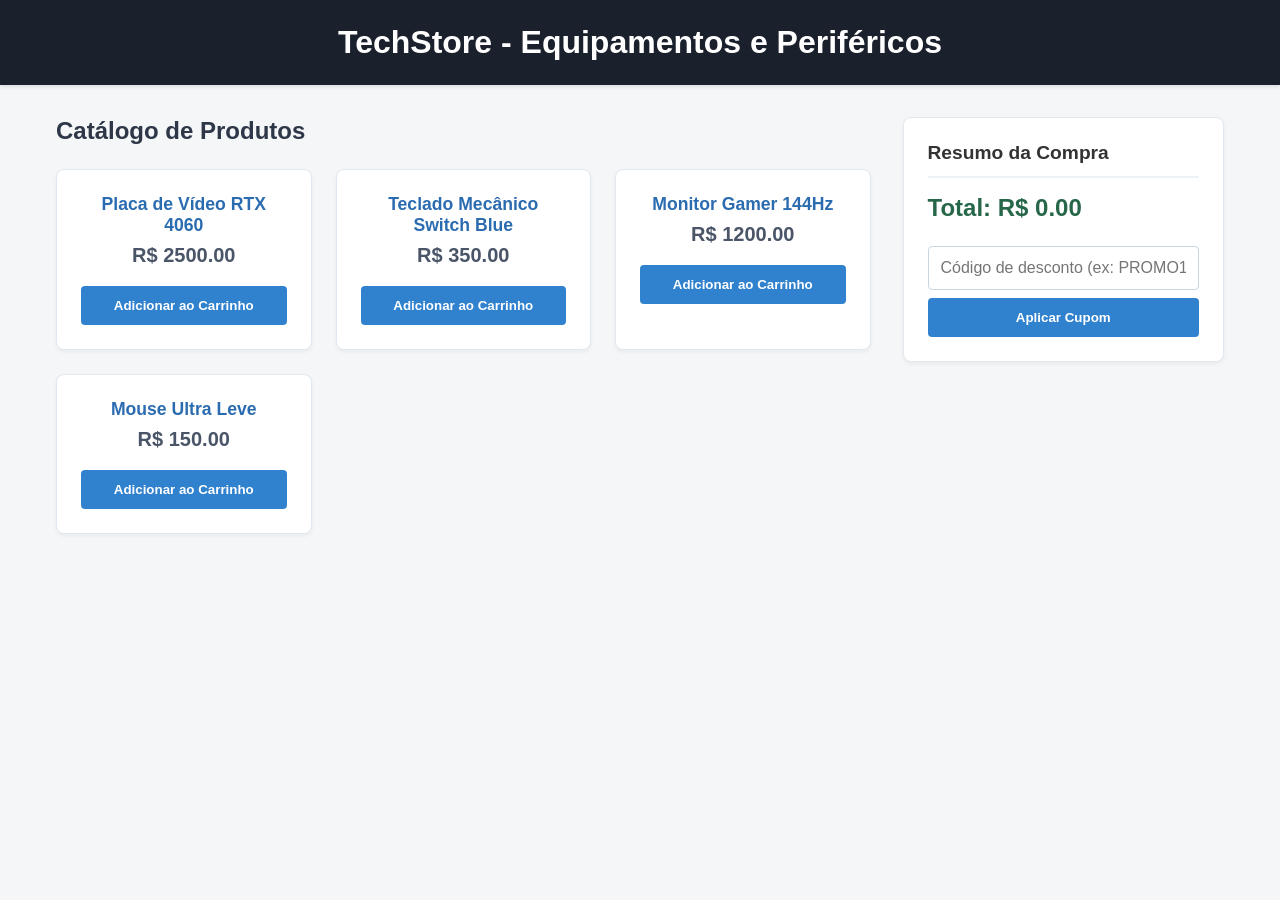
<file: Aula_JS/index.html>
<!DOCTYPE html>
<html lang="pt-BR">
<head>
    <meta charset="UTF-8">
    <meta name="viewport" content="width=device-width, initial-scale=1.0">
    <title>TechStore - Prática de JavaScript</title>
    <link rel="stylesheet" href="style.css">
</head>
<body>
    <header>
        <h1>TechStore - Equipamentos e Periféricos</h1>
    </header>

    <main class="container">
        <section class="vitrine">
            <h2>Catálogo de Produtos</h2>
            <!-- A listagem de produtos será injetada dinamicamente pelo JavaScript nesta div -->
            <div id="lista-produtos" class="grid-produtos">
                

            </div>
        </section>

        <aside class="painel-carrinho">
            <h2>Resumo da Compra</h2>
            <p id="total-carrinho">Total: R$ 0.00</p>
            
            <div class="cupom-container">
                <input type="text" id="input-cupom" placeholder="Código de desconto (ex: PROMO10)">
                <button id="btn-cupom">Aplicar Cupom</button>
            </div>
        </aside>
    </main>

    <script src="script.js"></script>
</body>
</html>
</file>
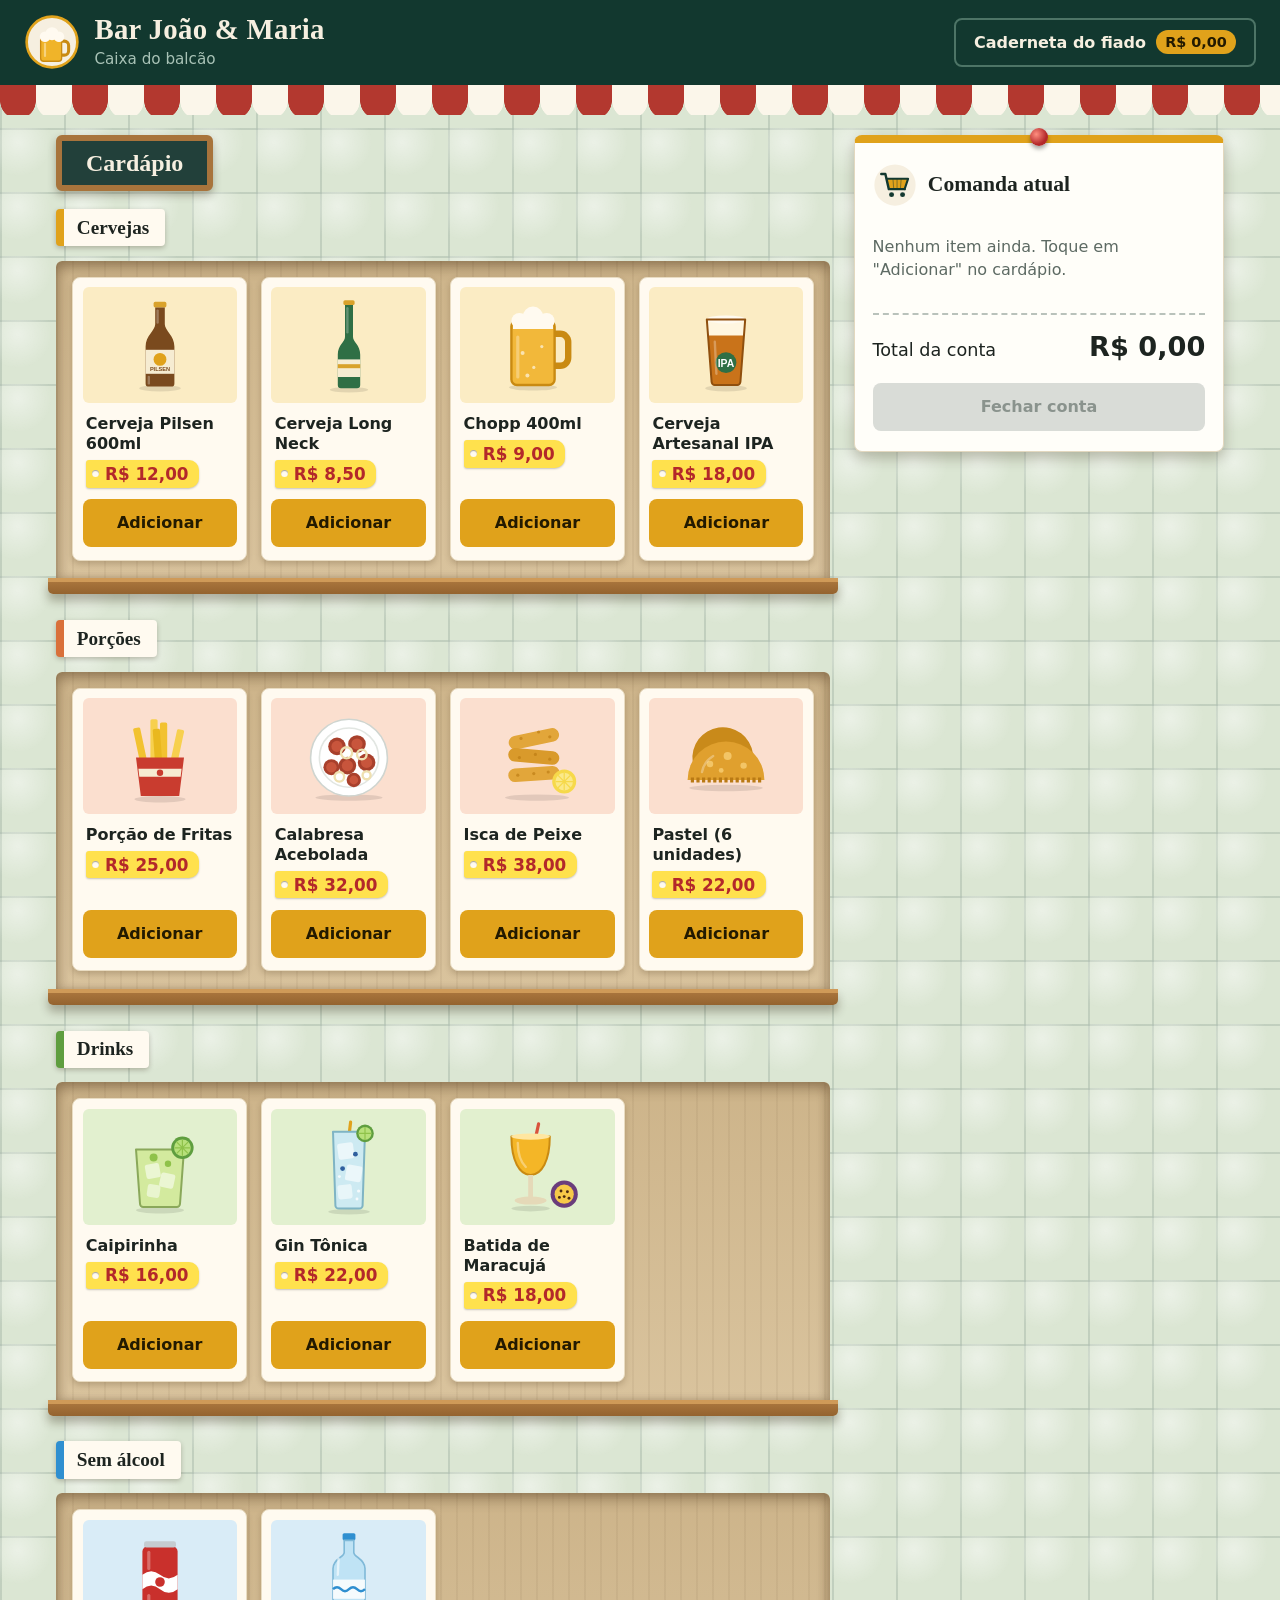
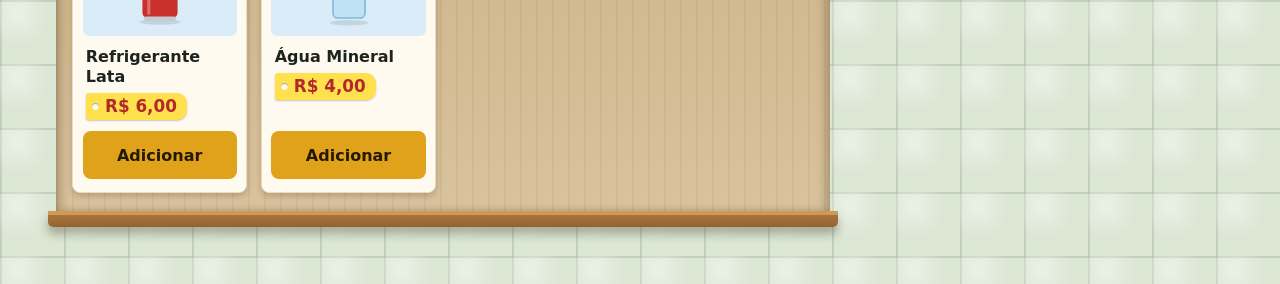
<file: Bar_Joao_Maria/index.html>
<!DOCTYPE html>
<html lang="pt-BR">
<head>
  <meta charset="UTF-8">
  <meta name="viewport" content="width=device-width, initial-scale=1">
  <title>Bar João &amp; Maria - Caixa</title>
  <link rel="stylesheet" href="style.css">
</head>
<body>

  <header class="topo">
    <div class="marca">
      <img class="marca__logo" src="img/logo.svg" alt="" width="56" height="56">
      <div>
        <h1>Bar João &amp; Maria</h1>
        <p>Caixa do balcão</p>
      </div>
    </div>

    <button type="button" id="btn-caderneta" class="btn btn--claro">
      Caderneta do fiado
      <span id="total-fiado" class="selo">R$ 0,00</span>
    </button>
  </header>

  <!-- Faixa decorativa: toldo listrado de mercadinho -->
  <div class="toldo" aria-hidden="true"></div>

  <main class="layout">

    <!-- Cardápio: os produtos são criados pelo script.js -->
    <section class="cardapio" aria-labelledby="titulo-cardapio">
      <h2 id="titulo-cardapio">Cardápio</h2>
      <div id="cardapio"></div>
    </section>

    <!-- Comanda (carrinho) do pedido atual -->
    <aside id="comanda" class="comanda" aria-labelledby="titulo-comanda">
      <h2 id="titulo-comanda" class="comanda__titulo">
        <span class="carrinho">
          <img src="img/carrinho.svg" alt="" width="44" height="44">
          <span id="qtd-itens" class="contagem" hidden>0</span>
        </span>
        Comanda atual
      </h2>

      <ul id="lista-comanda" class="comanda__lista"></ul>

      <div class="comanda__total">
        <span>Total da conta</span>
        <strong id="total-comanda">R$ 0,00</strong>
      </div>

      <button type="button" id="btn-fechar" class="btn btn--principal btn--cheio" disabled>
        Fechar conta
      </button>
    </aside>

  </main>

  <!-- Barra fixa que só aparece no celular -->
  <a class="barra-mobile" href="#comanda">
    <span class="barra-mobile__texto">
      <span class="carrinho">
        <img src="img/carrinho.svg" alt="" width="36" height="36">
        <span id="qtd-barra" class="contagem" hidden>0</span>
      </span>
      Ver comanda
    </span>
    <strong id="total-barra">R$ 0,00</strong>
  </a>

  <!-- Janela: fechamento do pedido -->
  <dialog id="modal-fechamento" aria-labelledby="titulo-fechamento">
    <div class="modal__cabeca">
      <h2 id="titulo-fechamento">Fechar conta</h2>
      <button type="button" class="modal__fechar" data-fechar aria-label="Fechar janela">&times;</button>
    </div>

    <p class="modal__resumo">Total da conta: <strong id="total-fechamento">R$ 0,00</strong></p>

    <div id="opcoes-pagamento" class="opcoes">
      <button type="button" id="btn-pagar" class="btn btn--principal btn--cheio">Pagamento imediato</button>
      <button type="button" id="btn-fiado" class="btn btn--contorno btn--cheio">Deixar fiado</button>
    </div>

    <form id="form-fiado" class="form-fiado" hidden>
      <label for="nome-cliente">Nome do cliente</label>
      <input type="text" id="nome-cliente" list="lista-clientes" autocomplete="off" maxlength="60" required>
      <datalist id="lista-clientes"></datalist>
      <button type="submit" class="btn btn--principal btn--cheio">Anotar na caderneta</button>
    </form>
  </dialog>

  <!-- Janela: caderneta de fiados -->
  <dialog id="modal-caderneta" aria-labelledby="titulo-caderneta">
    <div class="modal__cabeca">
      <h2 id="titulo-caderneta">Caderneta do fiado</h2>
      <button type="button" class="modal__fechar" data-fechar aria-label="Fechar janela">&times;</button>
    </div>

    <ul id="lista-fiados" class="fiados"></ul>

    <p class="modal__resumo">Total em aberto: <strong id="total-aberto">R$ 0,00</strong></p>
  </dialog>

  <script src="script.js"></script>
</body>
</html>
</file>
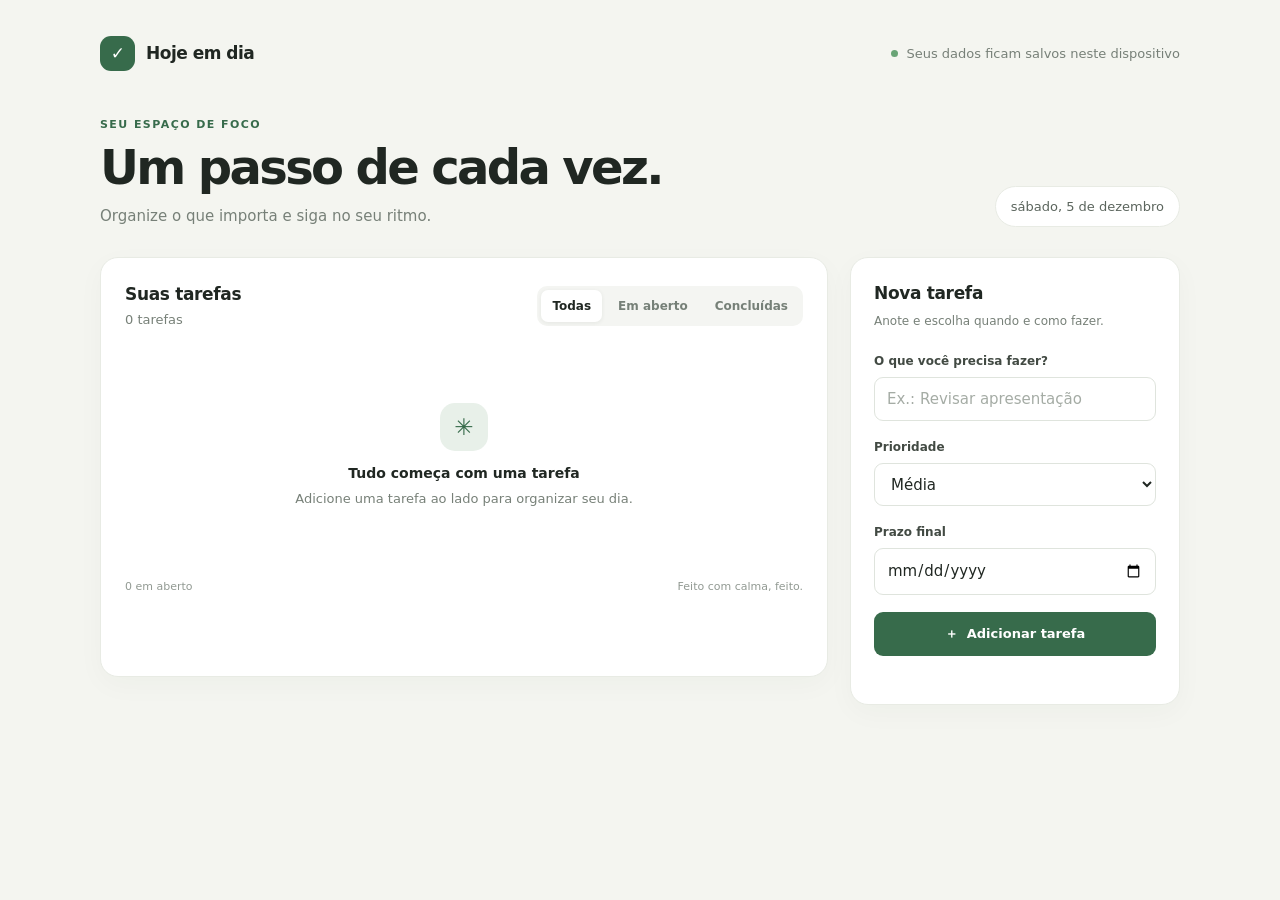
<file: Lista de tarefas/index.html>
<!doctype html>
<html lang="pt-BR">

<head>
  <meta charset="utf-8">
  <meta name="viewport" content="width=device-width, initial-scale=1">
  <meta name="theme-color" content="#f6f7f3">
  <link rel="stylesheet" href="style.css">
  <title>Hoje em dia — Lista de tarefas</title>

</head>

<body>
  <main class="shell">
    <header class="topline">
      <div class="brand"><span class="brand-mark" aria-hidden="true">✓</span> Hoje em dia</div>
      <div class="local-note">Seus dados ficam salvos neste dispositivo</div>
    </header>
    <section class="hero">
      <div>
        <p class="eyebrow">Seu espaço de foco</p>
        <h1>Um passo de cada vez.</h1>
        <p class="subtitle">Organize o que importa e siga no seu ritmo.</p>
      </div>
      <div class="date-pill" id="today-label"></div>
    </section>
    <div class="layout">
      <section class="main-panel" aria-labelledby="list-title">
        <div class="panel-heading">
          <div>
            <h2 id="list-title">Suas tarefas</h2><span class="count" id="task-count">0 tarefas</span>
          </div>
          <div class="filters" aria-label="Filtrar tarefas">
            <button class="filter" type="button" data-filter="all" aria-pressed="true">Todas</button>
            <button class="filter" type="button" data-filter="active" aria-pressed="false">Em aberto</button>
            <button class="filter" type="button" data-filter="done" aria-pressed="false">Concluídas</button>
          </div>
        </div>
        <div class="task-list" id="task-list" aria-live="polite"></div>
        <div class="footer"><span id="remaining"></span><span>Feito com calma, feito.</span></div>
      </section>
      <aside class="form-panel">
        <h2>Nova tarefa</h2>
        <p class="form-help">Anote e escolha quando e como fazer.</p>
        <form id="task-form" novalidate>
          <div class="field"><label for="task-title">O que você precisa fazer?</label><input id="task-title"
              name="title" type="text" maxlength="120" placeholder="Ex.: Revisar apresentação" required></div>
          <div class="field"><label for="task-priority">Prioridade</label><select id="task-priority" name="priority">
              <option value="medium">Média</option>
              <option value="high">Alta</option>
              <option value="low">Baixa</option>
            </select></div>
          <div class="field"><label for="task-date">Prazo final</label><input id="task-date" name="date" type="date">
          </div>
          <button class="submit" type="submit">＋ &nbsp;Adicionar tarefa</button>
          <p class="form-error" id="form-error" role="alert"></p>
        </form>
      </aside>
    </div>
  </main>

  <script src="script.js"></script>

</body>

</html>
</file>
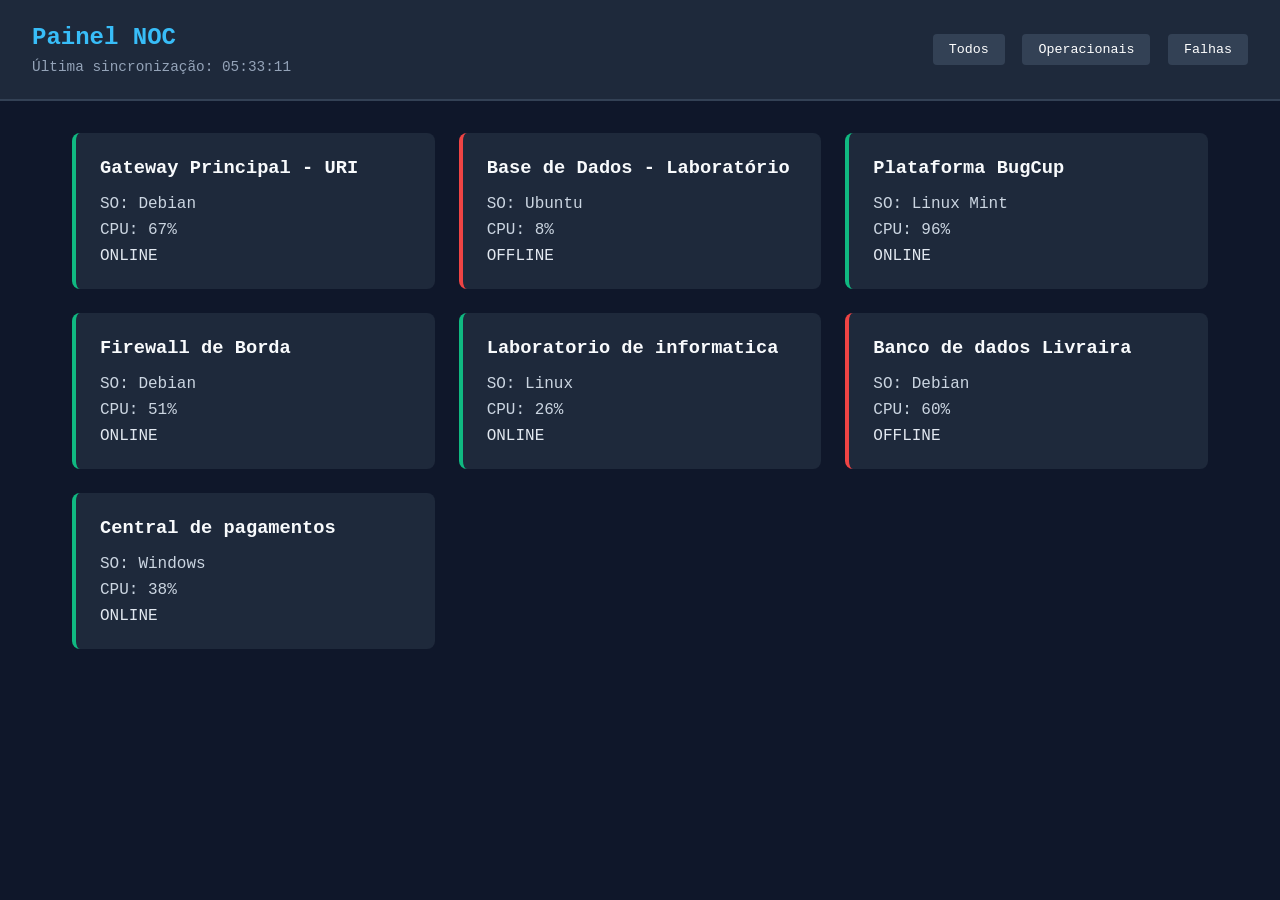
<file: Prática Guiada 2/index.html>
<!DOCTYPE html>
<html lang="pt-BR">

<head>
    <meta charset="UTF-8">
    <meta name="viewport" content="width=device-width, initial-scale=1.0">
    <title>NOC - Monitoramento de Infraestrutura</title>
    <link rel="stylesheet" href="style.css">
</head>

<body>
    <header class="topbar">
        <div>
            <h1>Painel NOC </h1>
            <p id="ultima-atualizacao">Aguardando sincronização...</p>
        </div>
        <div class="filtros">
            <button id="btn-todos">Todos</button>
            <button id="btn-online">Operacionais</button>
            <button id="btn-offline">Falhas</button>
        </div>
    </header>
    <main class="container">
        <div id="grid-servidores" class="grid">
            <!-- Cards injetados via JavaScript -->


        </div>

    </main>
    <script src="script.js"></script>
</body>

</html>
</file>
<file: Aula_JS/style.css>
* {
    margin: 0;
    padding: 0;
    box-sizing: border-box;
    font-family: 'Segoe UI', Tahoma, Geneva, Verdana, sans-serif;
}

body {
    background-color: #f4f6f8;
    color: #333;
}

header {
    background-color: #1a202c;
    color: #ffffff;
    padding: 1.5rem;
    text-align: center;
    box-shadow: 0 2px 4px rgba(0,0,0,0.1);
}

.container {
    display: flex;
    gap: 2rem;
    max-width: 1200px;
    margin: 2rem auto;
    padding: 0 1rem;
}

.vitrine {
    flex: 3;
}

.vitrine h2 {
    margin-bottom: 1.5rem;
    color: #2d3748;
}

.grid-produtos {
    display: grid;
    grid-template-columns: repeat(auto-fill, minmax(250px, 1fr));
    gap: 1.5rem;
}

.produto-card {
    background: #ffffff;
    padding: 1.5rem;
    border-radius: 8px;
    box-shadow: 0 2px 4px rgba(0,0,0,0.05);
    text-align: center;
    transition: transform 0.2s ease, box-shadow 0.2s ease;
    border: 1px solid #e2e8f0;
}

.produto-card:hover {
    transform: translateY(-5px);
    box-shadow: 0 4px 12px rgba(0,0,0,0.1);
}

.produto-card h3 {
    font-size: 1.1rem;
    margin-bottom: 0.5rem;
    color: #2b6cb0;
}

.produto-card p {
    font-size: 1.25rem;
    font-weight: bold;
    margin-bottom: 1.2rem;
    color: #4a5568;
}

button {
    background-color: #3182ce;
    color: white;
    border: none;
    padding: 0.75rem 1rem;
    border-radius: 4px;
    cursor: pointer;
    font-weight: bold;
    width: 100%;
    transition: background-color 0.2s;
}

button:hover {
    background-color: #2b6cb0;
}

.painel-carrinho {
    flex: 1;
    background: #ffffff;
    padding: 1.5rem;
    border-radius: 8px;
    box-shadow: 0 2px 4px rgba(0,0,0,0.05);
    border: 1px solid #e2e8f0;
    height: fit-content;
    position: sticky;
    top: 2rem;
}

.painel-carrinho h2 {
    margin-bottom: 1rem;
    border-bottom: 2px solid #edf2f7;
    padding-bottom: 0.75rem;
    font-size: 1.2rem;
}

#total-carrinho {
    font-size: 1.5rem;
    font-weight: bold;
    color: #276749;
    margin-bottom: 1.5rem;
}

.cupom-container {
    display: flex;
    flex-direction: column;
    gap: 0.5rem;
}

input {
    padding: 0.75rem;
    border: 1px solid #cbd5e0;
    border-radius: 4px;
    font-size: 1rem;
    outline: none;
    transition: border-color 0.2s;
}

input:focus {
    border-color: #3182ce;
}

@media (max-width: 768px) {
    .container {
        flex-direction: column;
    }
    
    .painel-carrinho {
        position: static;
    }
}
</file>
<file: Bar_Joao_Maria/style.css>
/* ===== Cores e medidas ===== */
:root {
  --verde: #12382f;
  --verde-medio: #1d5646;
  --ambar: #e0a21b;
  --ambar-claro: #f3c65f;
  --fundo: #f1f3ef;
  --cartao: #ffffff;
  --papel: #fffef9;
  --tinta: #1d2420;
  --suave: #5d6a63;
  --borda: #d5dbd5;
  --borda-forte: #b9c2bb;
  --perigo: #b3382f;
  --raio: 8px;
  --fonte-titulo: Georgia, "Times New Roman", serif;
  --madeira-clara: #cf9a58;
  --madeira: #a8743c;
  --madeira-escura: #94632f;
}

* {
  box-sizing: border-box;
}

[hidden] {
  display: none !important;
}

body {
  margin: 0;
  /* Parede de azulejo: brilho + rejunte em cada azulejo de 64px */
  background-color: #dbe6d3;
  background-image:
    radial-gradient(circle at 28% 22%, rgba(255, 255, 255, 0.45), rgba(255, 255, 255, 0) 50%),
    linear-gradient(rgba(18, 56, 47, 0.13) 2px, transparent 2px),
    linear-gradient(90deg, rgba(18, 56, 47, 0.13) 2px, transparent 2px);
  background-size: 64px 64px;
  color: var(--tinta);
  font-family: "Segoe UI", system-ui, -apple-system, Roboto, Arial, sans-serif;
  line-height: 1.45;
}

h1, h2, h3, h4 {
  margin: 0;
}

img {
  display: block;
}

/* ===== Topo ===== */
.topo {
  display: flex;
  flex-wrap: wrap;
  align-items: center;
  justify-content: space-between;
  gap: 0.75rem 1.5rem;
  padding: 0.9rem 1.5rem;
  background: var(--verde);
  color: #f6efe0;
}

.marca {
  display: flex;
  align-items: center;
  gap: 0.9rem;
}

.marca__logo {
  flex: none;
  width: 56px;
  height: 56px;
}

.marca h1 {
  font-family: var(--fonte-titulo);
  font-size: 1.8rem;
  line-height: 1.1;
  letter-spacing: 0.01em;
}

.marca p {
  margin: 0.15rem 0 0;
  color: #a8c2b6;
  font-size: 0.95rem;
}

/* Toldo listrado de mercadinho (a máscara recorta as pontas arredondadas) */
.toldo {
  height: 30px;
  background: repeating-linear-gradient(90deg, #b3382f 0 36px, #fbf6ea 36px 72px);
  -webkit-mask:
    linear-gradient(#000, #000) 0 0 / 100% 16px no-repeat,
    radial-gradient(circle at 18px 0, #000 17.5px, transparent 18px) 0 16px / 36px 14px repeat-x;
  mask:
    linear-gradient(#000, #000) 0 0 / 100% 16px no-repeat,
    radial-gradient(circle at 18px 0, #000 17.5px, transparent 18px) 0 16px / 36px 14px repeat-x;
}

/* ===== Botões ===== */
.btn {
  padding: 0.65rem 1.1rem;
  border: 2px solid transparent;
  border-radius: var(--raio);
  font: inherit;
  font-weight: 600;
  cursor: pointer;
  transition: background 0.15s, border-color 0.15s;
}

.btn:focus-visible,
.modal__fechar:focus-visible,
.mini:focus-visible,
.barra-mobile:focus-visible,
input:focus-visible {
  outline: 3px solid #2f8fd0;
  outline-offset: 2px;
}

.btn--cheio {
  width: 100%;
}

.btn--principal {
  background: var(--ambar);
  color: #231a00;
}

.btn--principal:hover:not(:disabled) {
  background: var(--ambar-claro);
}

.btn--principal:disabled {
  background: #d9dcd7;
  color: #8a938d;
  cursor: not-allowed;
}

.btn--contorno {
  background: transparent;
  border-color: var(--verde);
  color: var(--verde);
}

.btn--contorno:hover {
  background: #e3ece7;
}

.btn--claro {
  background: transparent;
  border-color: #4d7466;
  color: #f6efe0;
  display: inline-flex;
  align-items: center;
  gap: 0.6rem;
}

.btn--claro:hover {
  background: var(--verde-medio);
}

.selo {
  padding: 0.1rem 0.6rem;
  border-radius: 999px;
  background: var(--ambar);
  color: #231a00;
  font-size: 0.9rem;
  font-variant-numeric: tabular-nums;
}

/* ===== Layout principal ===== */
.layout {
  display: grid;
  grid-template-columns: 1fr;
  gap: 1.5rem;
  max-width: 1200px;
  margin: 0 auto;
  padding: 1.25rem 1rem 5.5rem;
}

.cardapio > h2 {
  display: inline-block;
  margin-bottom: 1.1rem;
  padding: 0.3rem 1.5rem;
  background: #22403a;
  border: 6px solid var(--madeira);
  border-radius: 6px;
  box-shadow: 0 4px 8px rgba(40, 25, 5, 0.3);
  color: #f6efe0;
  font-family: var(--fonte-titulo);
  font-size: 1.5rem;
}

/* ===== Cardápio ===== */
.categoria {
  --tom: #eceee9;
  --tom-forte: var(--borda-forte);
  margin-bottom: 2.6rem;
}

.categoria[data-categoria="cervejas"]   { --tom: #fbecc4; --tom-forte: #e0a21b; }
.categoria[data-categoria="porcoes"]    { --tom: #fbdfcf; --tom-forte: #d9703a; }
.categoria[data-categoria="drinks"]     { --tom: #e2f0cf; --tom-forte: #5f9e3f; }
.categoria[data-categoria="sem-alcool"] { --tom: #d9ecf7; --tom-forte: #2f8fd0; }

.categoria h3 {
  display: inline-block;
  margin-bottom: 0.9rem;
  padding: 0.3rem 1rem 0.3rem 0.8rem;
  background: #fffaf0;
  border-left: 8px solid var(--tom-forte);
  border-radius: 4px;
  box-shadow: 0 2px 5px rgba(40, 25, 5, 0.25);
  font-family: var(--fonte-titulo);
  font-size: 1.2rem;
}

.produtos {
  position: relative;
  display: grid;
  grid-template-columns: repeat(auto-fill, minmax(170px, 1fr));
  gap: 0.85rem;
  padding: 1rem 1rem 1.1rem;
  /* fundo da estante: madeira clara com veios verticais */
  background:
    repeating-linear-gradient(90deg, rgba(60, 35, 10, 0.05) 0 2px, transparent 2px 16px),
    linear-gradient(#cdb48a, #d9c39d);
  border-radius: 6px 6px 0 0;
  box-shadow:
    inset 0 8px 12px rgba(60, 35, 10, 0.28),
    inset 6px 0 8px rgba(60, 35, 10, 0.12),
    inset -6px 0 8px rgba(60, 35, 10, 0.12);
}

/* A tábua da prateleira, com sombra na parede */
.produtos::after {
  content: "";
  position: absolute;
  left: -8px;
  right: -8px;
  bottom: -16px;
  height: 16px;
  border-radius: 0 0 5px 5px;
  background: linear-gradient(var(--madeira-clara) 0 4px, var(--madeira) 4px, var(--madeira-escura) 100%);
  box-shadow: 0 7px 10px rgba(40, 25, 5, 0.3);
}

.produto {
  display: flex;
  flex-direction: column;
  gap: 0.7rem;
  padding: 0.6rem 0.6rem 0.8rem;
  background: #fffaf0;
  border: 1px solid #e9dcc2;
  border-radius: var(--raio);
  box-shadow: 0 3px 6px rgba(60, 35, 10, 0.22);
}

.produto__foto {
  display: grid;
  place-items: center;
  height: 116px;
  background: var(--tom);
  border-radius: 6px;
}

.produto__imagem {
  width: 96px;
  height: 96px;
  object-fit: contain;
}

.produto > div:not(.produto__foto) {
  flex: 1;
  padding: 0 0.2rem;
}

.produto__nome {
  margin: 0;
  font-size: 1rem;
  font-weight: 600;
  line-height: 1.25;
}

/* Etiqueta de preço amarela, com o furinho de pendurar */
.produto__preco {
  position: relative;
  display: inline-block;
  margin: 0.35rem 0 0;
  padding: 0.1rem 0.65rem 0.1rem 1.2rem;
  background: #ffe14d;
  border-radius: 3px 10px 10px 3px;
  box-shadow: 0 1px 2px rgba(0, 0, 0, 0.22);
  color: #b3282a;
  font-size: 1.05rem;
  font-weight: 800;
  font-variant-numeric: tabular-nums;
}

.produto__preco::before {
  content: "";
  position: absolute;
  left: 0.4rem;
  top: 50%;
  width: 0.45rem;
  height: 0.45rem;
  margin-top: -0.225rem;
  border-radius: 50%;
  background: #fffaf0;
  box-shadow: inset 0 1px 1px rgba(0, 0, 0, 0.35);
}

/* ===== Comanda (nota de papel) ===== */
.comanda {
  position: relative;
  align-self: start;
  padding: 1.25rem 1.1rem 1.25rem;
  background: var(--papel);
  border: 1px solid #e3d8bf;
  border-top: 8px solid var(--ambar);
  border-radius: var(--raio);
  box-shadow: 0 6px 14px rgba(40, 25, 5, 0.25);
}

/* Tachinha vermelha que prende a comanda na parede */
.comanda::before {
  content: "";
  position: absolute;
  top: -15px;
  left: 50%;
  width: 18px;
  height: 18px;
  margin-left: -9px;
  border-radius: 50%;
  background: radial-gradient(circle at 35% 35%, #ff8f80, #b3282a 62%);
  box-shadow: 0 3px 4px rgba(0, 0, 0, 0.35);
}

.comanda__titulo {
  display: flex;
  align-items: center;
  gap: 0.7rem;
  margin-bottom: 0.5rem;
  font-family: var(--fonte-titulo);
  font-size: 1.35rem;
}

/* Ícone do carrinho com o número de itens */
.carrinho {
  position: relative;
  display: inline-flex;
  flex: none;
}

.contagem {
  position: absolute;
  top: -6px;
  right: -9px;
  display: grid;
  place-items: center;
  min-width: 1.45rem;
  height: 1.45rem;
  padding: 0 0.3rem;
  border: 2px solid var(--papel);
  border-radius: 999px;
  background: var(--perigo);
  color: #fff;
  font-family: "Segoe UI", system-ui, sans-serif;
  font-size: 0.78rem;
  font-weight: 700;
  line-height: 1;
}

.contagem.pulo {
  animation: pulo 0.3s ease;
}

@keyframes pulo {
  0%   { transform: scale(1); }
  40%  { transform: scale(1.4); }
  100% { transform: scale(1); }
}

.comanda__lista {
  margin: 0 0 0.75rem;
  padding: 0;
  list-style: none;
}

.comanda__vazio {
  padding: 1.25rem 0;
  color: var(--suave);
}

.item {
  display: grid;
  grid-template-columns: 44px 1fr auto;
  align-items: center;
  gap: 0.3rem 0.75rem;
  padding: 0.7rem 0;
  border-bottom: 1px dashed var(--borda-forte);
}

.item__imagem {
  grid-column: 1;
  grid-row: 1 / span 2;
  width: 44px;
  height: 44px;
  padding: 3px;
  background: #eef1ed;
  border-radius: 6px;
  object-fit: contain;
}

.item__nome {
  grid-column: 2;
  font-weight: 600;
  line-height: 1.25;
}

.item__subtotal {
  grid-column: 3;
  font-variant-numeric: tabular-nums;
  font-weight: 600;
}

.item__controles {
  grid-column: 2 / -1;
  display: flex;
  align-items: center;
  gap: 0.4rem;
}

.item__qtd {
  min-width: 1.6rem;
  text-align: center;
  font-variant-numeric: tabular-nums;
}

.mini {
  min-width: 2.2rem;
  height: 2.2rem;
  padding: 0 0.5rem;
  border: 1px solid var(--borda);
  border-radius: 6px;
  background: #fff;
  font: inherit;
  cursor: pointer;
}

.mini:hover {
  background: #eef1ed;
}

.mini--remover {
  margin-left: auto;
  border-color: #e3b9b5;
  color: var(--perigo);
}

.mini--remover:hover {
  background: #faeceb;
}

.comanda__total {
  display: flex;
  justify-content: space-between;
  align-items: baseline;
  margin-bottom: 1rem;
  padding-top: 0.75rem;
  border-top: 2px dashed var(--borda-forte);
  font-size: 1.1rem;
}

.comanda__total strong {
  font-size: 1.7rem;
  font-variant-numeric: tabular-nums;
}

/* ===== Barra fixa do celular ===== */
.barra-mobile {
  position: fixed;
  left: 0;
  right: 0;
  bottom: 0;
  z-index: 5;
  display: flex;
  align-items: center;
  justify-content: space-between;
  padding: 0.6rem 1.1rem;
  background: var(--verde);
  color: #f6efe0;
  text-decoration: none;
}

.barra-mobile__texto {
  display: flex;
  align-items: center;
  gap: 0.8rem;
  font-weight: 600;
}

.barra-mobile .contagem {
  border-color: var(--verde);
}

.barra-mobile strong {
  font-size: 1.15rem;
  font-variant-numeric: tabular-nums;
}

/* ===== Janelas (dialog) ===== */
dialog {
  width: min(480px, calc(100% - 2rem));
  max-height: calc(100% - 2rem);
  padding: 1.25rem;
  border: none;
  border-radius: var(--raio);
  background: var(--cartao);
  color: var(--tinta);
}

dialog::backdrop {
  background: rgba(8, 24, 19, 0.6);
}

.modal__cabeca {
  display: flex;
  align-items: center;
  justify-content: space-between;
  margin-bottom: 1rem;
}

.modal__cabeca h2 {
  font-family: var(--fonte-titulo);
  font-size: 1.35rem;
}

.modal__fechar {
  width: 2.4rem;
  height: 2.4rem;
  border: none;
  border-radius: 6px;
  background: transparent;
  font-size: 1.6rem;
  line-height: 1;
  cursor: pointer;
}

.modal__fechar:hover {
  background: #eef1ed;
}

.modal__resumo {
  margin: 1rem 0 0;
  font-size: 1.05rem;
}

.modal__resumo strong {
  font-variant-numeric: tabular-nums;
}

.opcoes {
  display: grid;
  gap: 0.6rem;
  margin-top: 1rem;
}

.form-fiado {
  display: grid;
  gap: 0.6rem;
  margin-top: 1rem;
}

.form-fiado label {
  font-weight: 600;
}

.form-fiado input {
  padding: 0.65rem 0.75rem;
  border: 1px solid #aab4ad;
  border-radius: var(--raio);
  font: inherit;
}

/* ===== Caderneta do fiado (folha de caderno) ===== */
#modal-caderneta {
  padding-left: 3.4rem;
  background-color: var(--papel);
  background-image:
    linear-gradient(to right, transparent 2.6rem, #e8a7a1 2.6rem, #e8a7a1 calc(2.6rem + 2px), transparent calc(2.6rem + 2px)),
    repeating-linear-gradient(to bottom, transparent 0 31px, #dfe9f1 31px 32px);
  background-attachment: local;
}

#modal-caderneta .modal__cabeca {
  margin-left: -0.4rem;
}

.fiados {
  margin: 0;
  padding: 0;
  list-style: none;
}

.fiados__vazio {
  padding: 1rem 0;
  color: var(--suave);
}

.fiado {
  display: grid;
  grid-template-columns: 1fr auto;
  align-items: center;
  gap: 0 1rem;
  min-height: 64px;
}

.fiado__nome {
  font-family: var(--fonte-titulo);
  font-size: 1.1rem;
  font-weight: 700;
}

.fiado__valor {
  color: var(--perigo);
  font-weight: 600;
  font-variant-numeric: tabular-nums;
}

.fiado .btn {
  grid-column: 2;
  grid-row: 1 / span 2;
  padding: 0.5rem 0.8rem;
  background: var(--papel);
}

/* ===== Telas maiores: duas colunas ===== */
@media (min-width: 800px) {
  .layout {
    grid-template-columns: 1fr 370px;
    padding-bottom: 2rem;
  }

  .comanda {
    position: sticky;
    top: 1rem;
  }

  .barra-mobile {
    display: none;
  }
}

@media (max-width: 480px) {
  .topo {
    padding: 0.8rem 1rem;
  }

  .marca h1 {
    font-size: 1.5rem;
  }

  .produtos {
    grid-template-columns: repeat(2, 1fr);
    gap: 0.6rem;
    padding: 0.7rem 0.6rem 0.8rem;
  }

  .produto__foto {
    height: 100px;
  }

  .produto__imagem {
    width: 82px;
    height: 82px;
  }
}

@media (prefers-reduced-motion: reduce) {
  .btn {
    transition: none;
  }

  .contagem.pulo {
    animation: none;
  }
}
</file>
<file: Lista de tarefas/style.css>
:root {
      color-scheme: light;
      --ink: #202722;
      --muted: #778078;
      --paper: #fff;
      --canvas: #f4f5f0;
      --line: #e8ebe4;
      --green: #376b4b;
      --green-dark: #28563a;
      --soft-green: #e8f0e9;
      --red: #bf564a;
      --amber: #bd8625;
      --blue: #5686a8;
    }

    * {
      box-sizing: border-box
    }

    body {
      margin: 0;
      background: var(--canvas);
      color: var(--ink);
      font: 15px/1.5 Inter, ui-sans-serif, system-ui, -apple-system, "Segoe UI", sans-serif;
    }

    button,
    input,
    select {
      font: inherit
    }

    button {
      cursor: pointer
    }

    .shell {
      width: min(1080px, calc(100% - 40px));
      margin: 0 auto;
      padding: 36px 0 56px
    }

    .topline {
      display: flex;
      align-items: center;
      justify-content: space-between;
      margin-bottom: 46px
    }

    .brand {
      display: flex;
      gap: 11px;
      align-items: center;
      font-weight: 750;
      letter-spacing: -.03em;
      font-size: 17px
    }

    .brand-mark {
      display: grid;
      place-items: center;
      width: 35px;
      height: 35px;
      color: #fff;
      background: var(--green);
      border-radius: 11px
    }

    .local-note {
      display: flex;
      align-items: center;
      gap: 8px;
      color: var(--muted);
      font-size: 13px
    }

    .local-note::before {
      content: "";
      width: 7px;
      height: 7px;
      border-radius: 50%;
      background: #69a476
    }

    .hero {
      display: flex;
      justify-content: space-between;
      align-items: end;
      gap: 24px;
      margin-bottom: 30px
    }

    .eyebrow {
      margin: 0 0 8px;
      text-transform: uppercase;
      letter-spacing: .13em;
      color: var(--green);
      font-size: 11px;
      font-weight: 750
    }

    h1 {
      margin: 0;
      font-size: clamp(34px, 5vw, 48px);
      line-height: 1.07;
      letter-spacing: -.055em;
      font-weight: 700
    }

    .subtitle {
      margin: 12px 0 0;
      color: var(--muted);
      font-size: 15px
    }

    .date-pill {
      flex: none;
      padding: 10px 15px;
      border: 1px solid var(--line);
      border-radius: 999px;
      background: var(--paper);
      color: #5b655d;
      font-size: 13px
    }

    .layout {
      display: grid;
      grid-template-columns: minmax(0, 1fr) 330px;
      gap: 22px;
      align-items: start
    }

    .main-panel,
    .form-panel {
      background: var(--paper);
      border: 1px solid var(--line);
      border-radius: 18px;
      box-shadow: 0 8px 28px #24332408
    }

    .main-panel {
      min-height: 420px;
      padding: 24px
    }

    .panel-heading {
      display: flex;
      align-items: center;
      justify-content: space-between;
      gap: 16px;
      margin-bottom: 21px
    }

    h2 {
      margin: 0;
      font-size: 17px;
      letter-spacing: -.02em
    }

    .count {
      color: var(--muted);
      font-size: 13px
    }

    .filters {
      display: flex;
      gap: 5px;
      padding: 4px;
      border-radius: 10px;
      background: #f4f5f2
    }

    .filter {
      padding: 7px 11px;
      border: 0;
      border-radius: 7px;
      background: transparent;
      color: #768078;
      font-size: 12px;
      font-weight: 650
    }

    .filter[aria-pressed="true"] {
      background: #fff;
      color: var(--ink);
      box-shadow: 0 1px 4px #1d291c12
    }

    .task-list {
      display: grid;
      gap: 10px
    }

    .task {
      display: grid;
      grid-template-columns: 22px minmax(0, 1fr) auto;
      gap: 13px;
      align-items: start;
      padding: 16px;
      border: 1px solid var(--line);
      border-left: 3px solid var(--priority);
      border-radius: 12px;
      transition: background .18s, border-color .18s
    }

    .task:hover {
      background: #fcfdfa
    }

    .task[data-priority="high"] {
      --priority: var(--red)
    }

    .task[data-priority="medium"] {
      --priority: var(--amber)
    }

    .task[data-priority="low"] {
      --priority: var(--blue)
    }

    .check {
      appearance: none;
      width: 20px;
      height: 20px;
      margin: 1px 0 0;
      border: 1.5px solid #c8cec7;
      border-radius: 50%;
      display: grid;
      place-items: center;
      cursor: pointer
    }

    .check:checked {
      border-color: var(--green);
      background: var(--green)
    }

    .check:checked::after {
      content: "✓";
      color: white;
      font-size: 12px;
      font-weight: 800
    }

    .task-title {
      margin: 0;
      font-size: 14px;
      font-weight: 650;
      overflow-wrap: anywhere
    }

    .task.done .task-title {
      color: #9ba29b;
      text-decoration: line-through
    }

    .task-meta {
      display: flex;
      flex-wrap: wrap;
      align-items: center;
      gap: 7px;
      margin-top: 8px
    }

    .tag {
      padding: 3px 8px;
      border-radius: 999px;
      color: var(--priority);
      background: color-mix(in srgb, var(--priority) 10%, white);
      font-size: 10px;
      font-weight: 750
    }

    .due {
      color: var(--muted);
      font-size: 11px
    }

    .due.overdue {
      color: var(--red);
      font-weight: 700
    }

    .due.today {
      color: var(--amber);
      font-weight: 700
    }

    .delete {
      width: 31px;
      height: 31px;
      display: grid;
      place-items: center;
      border: 0;
      border-radius: 8px;
      background: transparent;
      color: #89918a;
      font-size: 17px
    }

    .delete:hover {
      background: #fbefed;
      color: var(--red)
    }

    .empty {
      padding: 52px 16px;
      text-align: center;
      color: var(--muted)
    }

    .empty-icon {
      display: grid;
      place-items: center;
      width: 48px;
      height: 48px;
      margin: 0 auto 12px;
      border-radius: 15px;
      background: var(--soft-green);
      color: var(--green);
      font-size: 23px
    }

    .empty strong {
      display: block;
      color: var(--ink);
      font-size: 14px
    }

    .empty p {
      margin: 5px 0 0;
      font-size: 13px
    }

    .form-panel {
      padding: 23px;
      position: sticky;
      top: 20px
    }

    .form-panel h2 {
      margin-bottom: 5px
    }

    .form-help {
      margin: 0 0 22px;
      color: var(--muted);
      font-size: 12px
    }

    .field {
      display: grid;
      gap: 7px;
      margin-bottom: 17px
    }

    label {
      color: #424a43;
      font-size: 12px;
      font-weight: 700
    }

    input[type="text"],
    select,
    input[type="date"] {
      width: 100%;
      min-height: 43px;
      padding: 10px 12px;
      border: 1px solid #dfe4dd;
      border-radius: 9px;
      outline: none;
      color: var(--ink);
      background: #fff
    }

    input:focus,
    select:focus {
      border-color: #78a585;
      box-shadow: 0 0 0 3px #e4efe5
    }

    input::placeholder {
      color: #a5aca5
    }

    .submit {
      width: 100%;
      min-height: 44px;
      border: 0;
      border-radius: 9px;
      background: var(--green);
      color: #fff;
      font-size: 13px;
      font-weight: 700;
      transition: background .15s, transform .15s
    }

    .submit:hover {
      background: var(--green-dark)
    }

    .submit:active {
      transform: scale(.99)
    }

    .form-error {
      min-height: 18px;
      margin: 7px 0 0;
      color: var(--red);
      font-size: 11px
    }

    .footer {
      display: flex;
      justify-content: space-between;
      gap: 12px;
      margin-top: 18px;
      color: #929a93;
      font-size: 11px
    }

    @media(max-width:760px) {
      .layout {
        grid-template-columns: 1fr
      }

      .form-panel {
        grid-row: 1;
        position: static
      }

      .hero {
        align-items: start;
        flex-direction: column
      }

      .topline {
        margin-bottom: 32px
      }

      .main-panel {
        padding: 18px
      }
    }

    @media(max-width:460px) {
      .shell {
        width: calc(100% - 24px);
        padding-top: 20px
      }

      .local-note {
        font-size: 11px
      }

      .panel-heading {
        align-items: flex-start;
        flex-direction: column
      }

      .filters {
        width: 100%
      }

      .filter {
        flex: 1
      }

      .task {
        padding: 13px;
        gap: 10px
      }
    }
</file>
<file: Prática Guiada 2/style.css>
* {
margin: 0;
padding: 0;
box-sizing: border-box;
font-family: 'Consolas', 'Courier New', monospace;
}

body {
background-color: #0f172a;
color: #e2e8f0;
}

.topbar {
background-color: #1e293b;
padding: 1.5rem 2rem;
display: flex;
justify-content: space-between;
align-items: center;
border-bottom: 2px solid #334155;
}

h1 {
color: #38bdf8;
font-size: 1.5rem;
}

#ultima-atualizacao {
color: #94a3b8;
font-size: 0.9rem;
margin-top: 0.5rem;
}

.filtros button {
background-color: #334155;
color: #fff;
border: none;
padding: 0.5rem 1rem;
margin-left: 0.5rem;
border-radius: 4px;
cursor: pointer;
transition: background 0.2s;
}

.filtros button:hover {
background-color: #475569;
}

.container {
padding: 2rem;
max-width: 1200px;
margin: 0 auto;
}

.grid {
display: grid;
grid-template-columns: repeat(auto-fill, minmax(280px, 1fr));
gap: 1.5rem;
}

.servidor-card {
background-color: #1e293b;
padding: 1.5rem;
border-radius: 8px;
border-left: 4px solid #64748b;
position: relative;
}

.servidor-card h3 {
margin-bottom: 1rem;
color: #f8fafc;
}

.servidor-card p {
margin-bottom: 0.5rem;
color: #cbd5e1;
}

.badge {
position: absolute;
top: 1.5rem;
right: 1.5rem;
font-size: 0.8rem;
font-weight: bold;
padding: 0.25rem 0.5rem;
border-radius: 4px;
}

/* Indicadores de Status */
.status-online {
border-left-color: #10b981;
}

.status-online .badge {
background-color: rgba(16, 185, 129, 0.2);
color: #10b981;
}

.status-offline {
border-left-color: #ef4444;
}

.status-offline .badge {
background-color: rgba(239, 68, 68, 0.2);
color: #ef4444;
}
</file>
